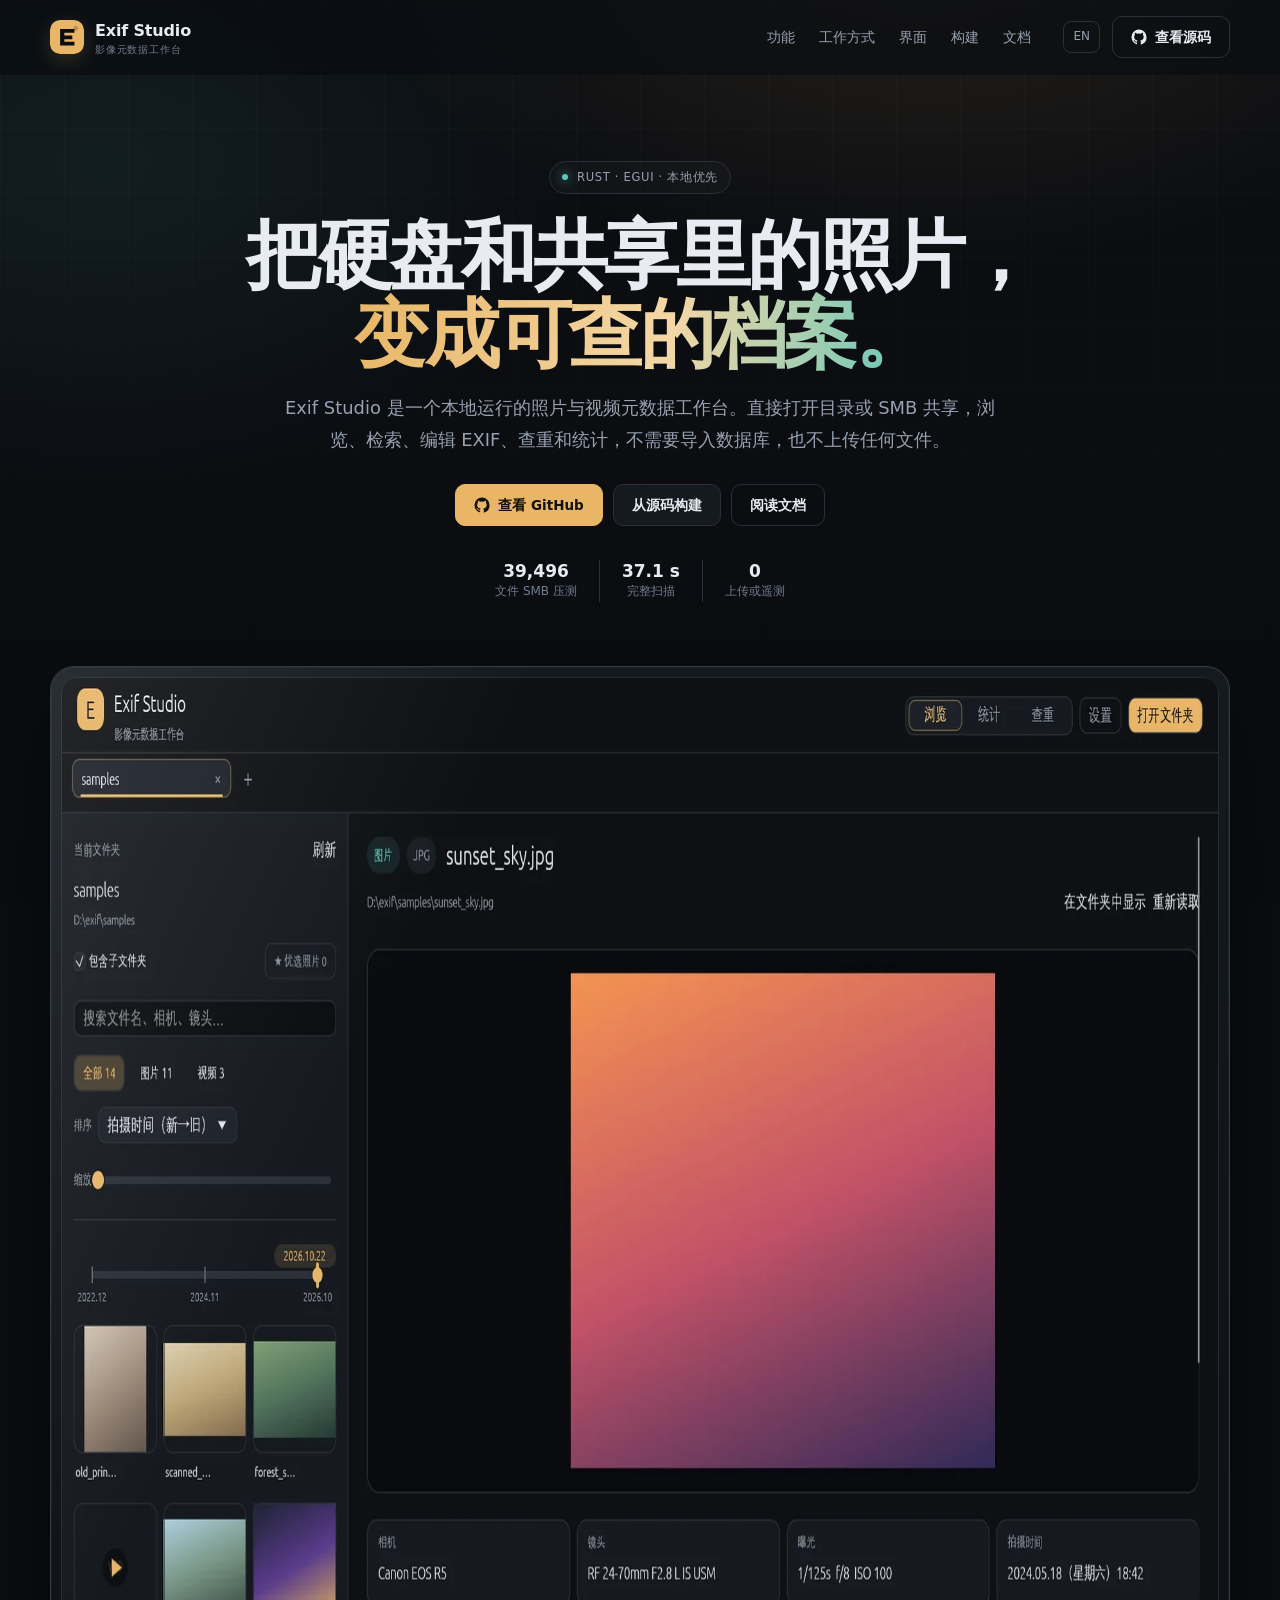
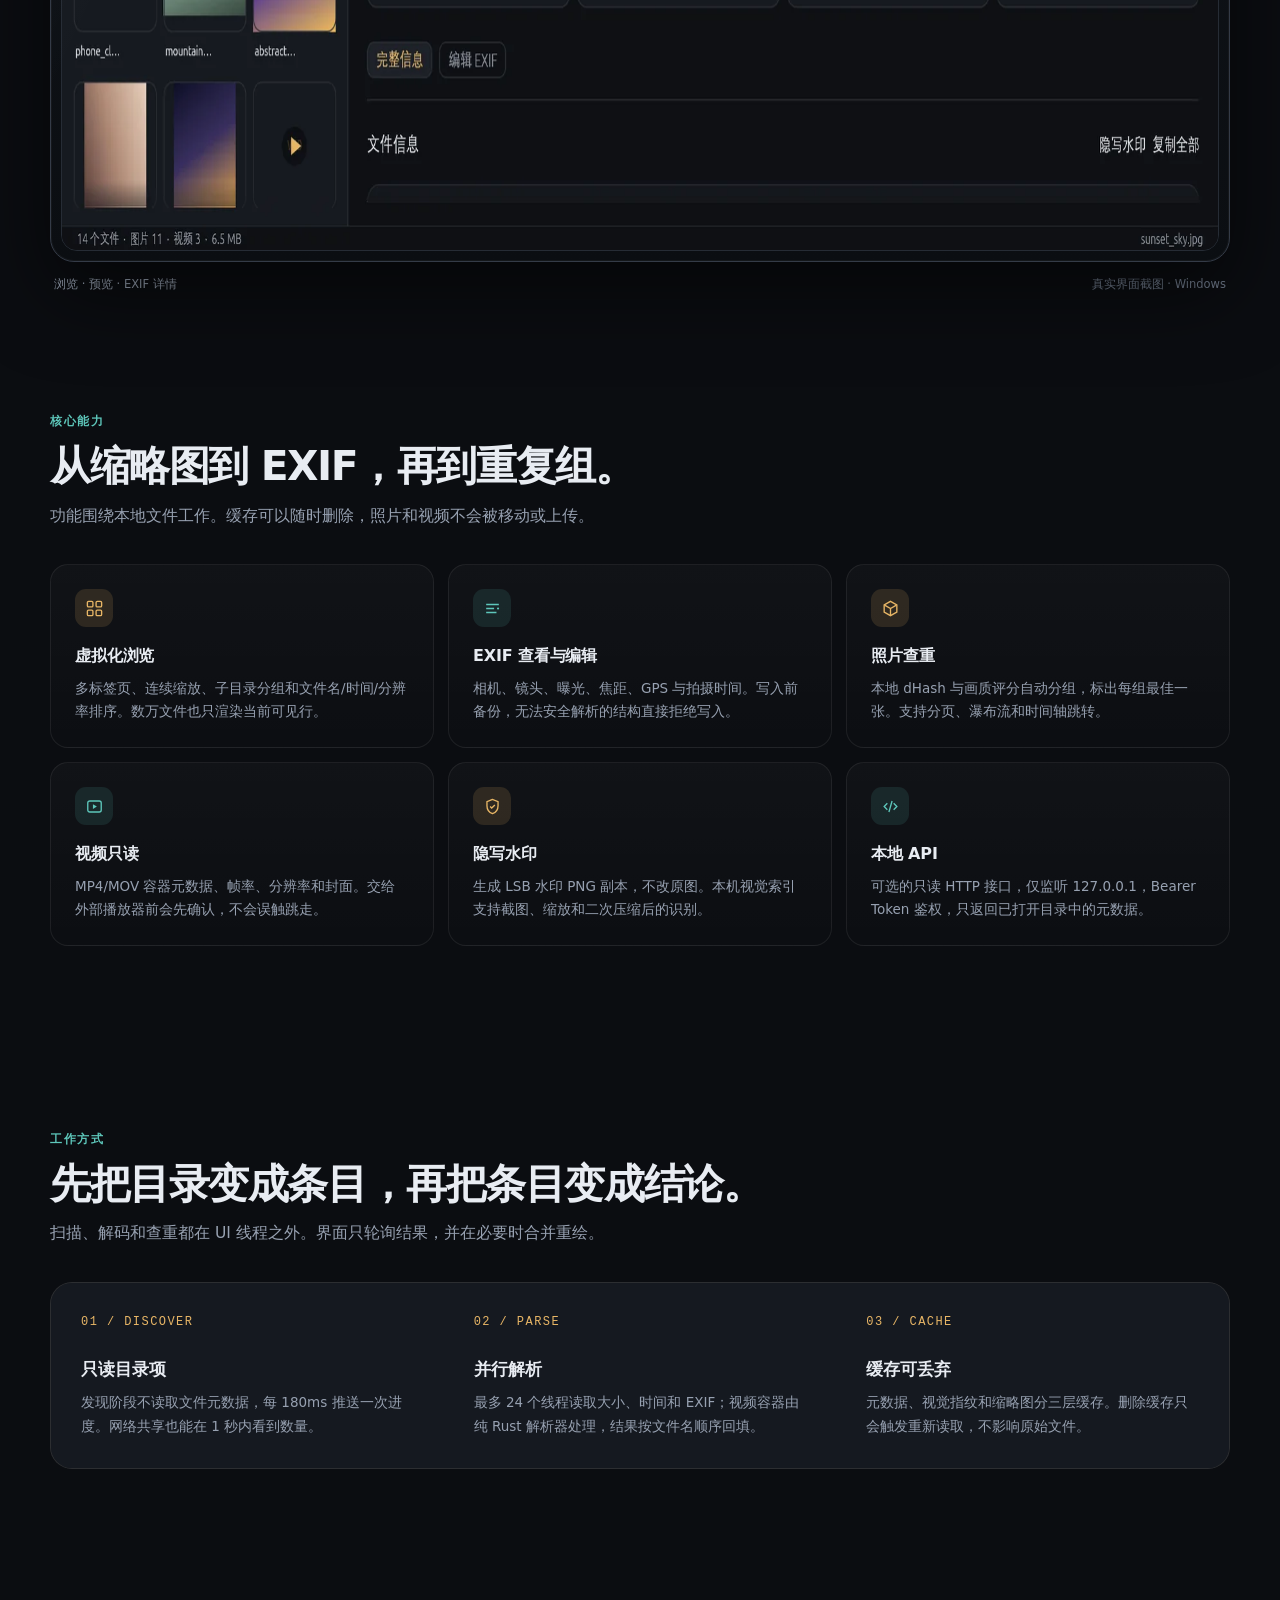
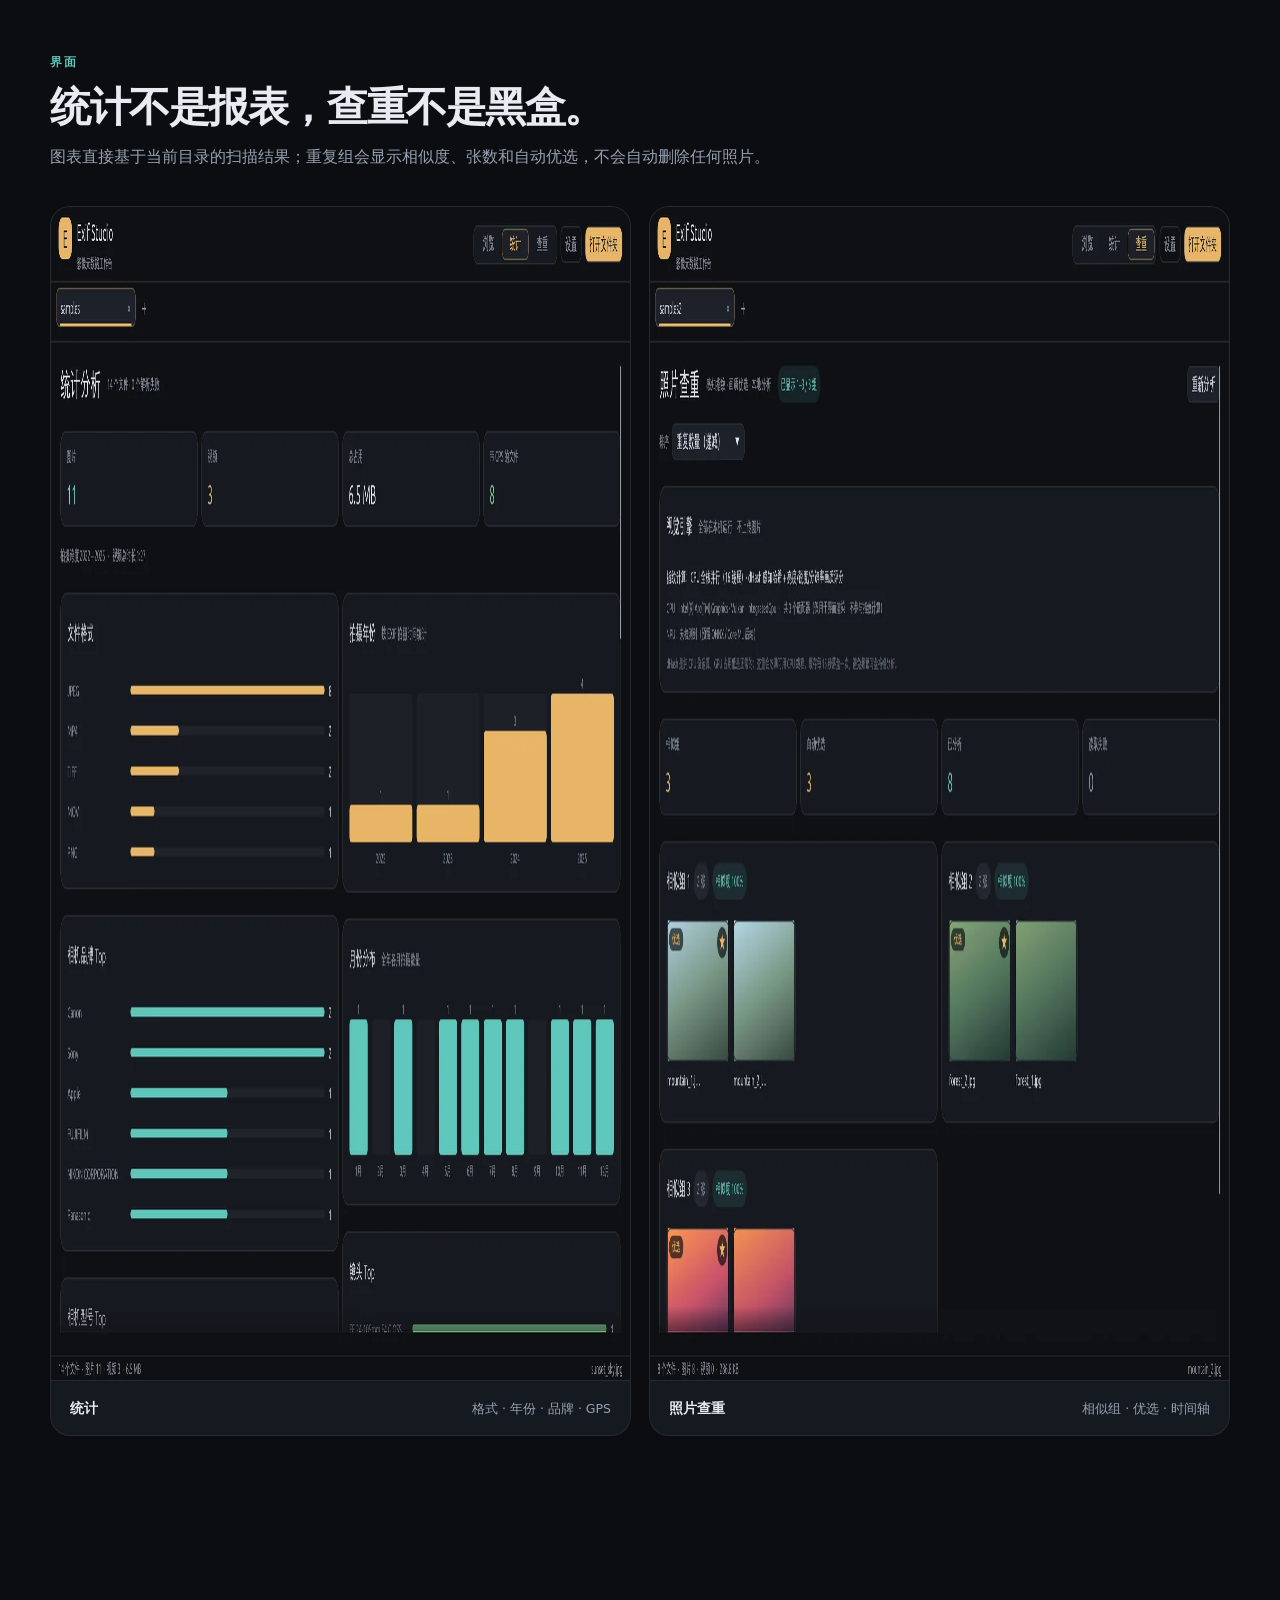
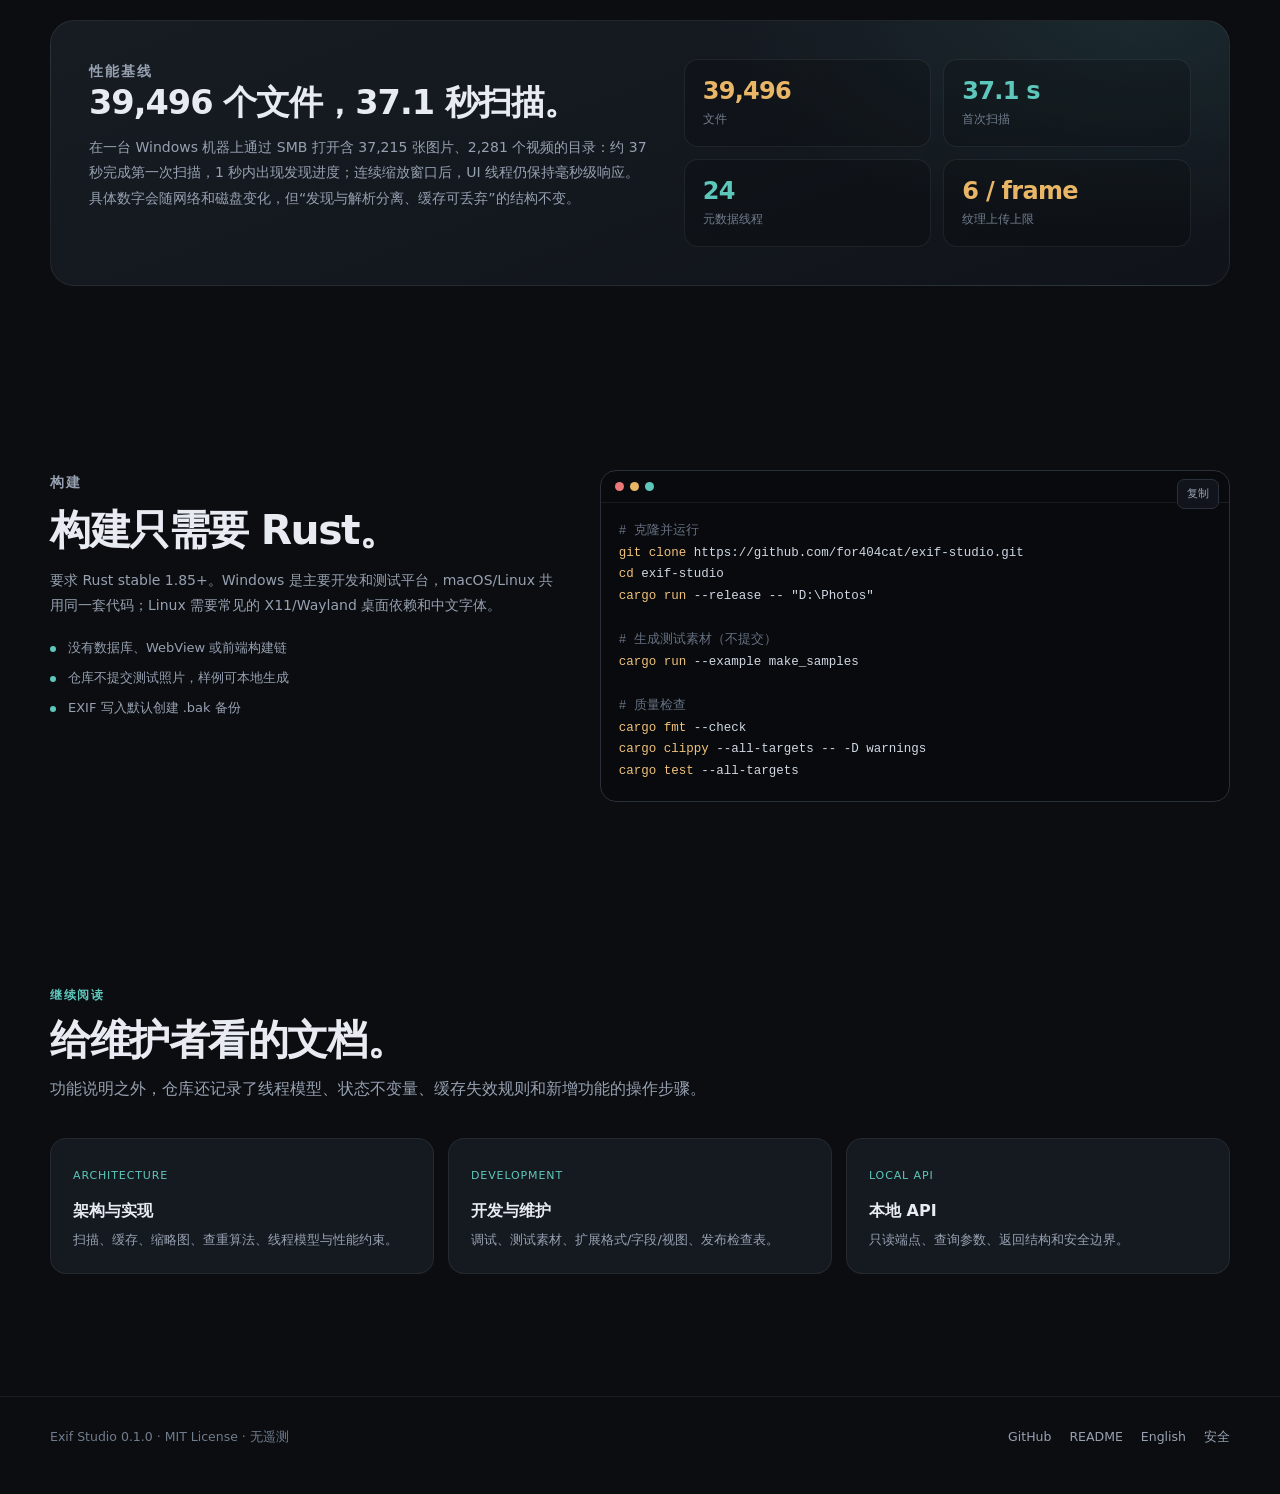
<file: site/index.html>
<!doctype html>
<html lang="zh-CN">
<head>
  <meta charset="utf-8">
  <meta name="viewport" content="width=device-width, initial-scale=1">
  <title>Exif Studio — 本地照片与视频元数据工作台</title>
  <meta name="description" content="Exif Studio 是一个用 Rust 和 egui 编写的本地照片/视频元数据工作台：浏览、检索、编辑 EXIF、查重、统计与水印，不上传文件。">
  <meta name="theme-color" content="#0b0d11">
  <meta property="og:type" content="website">
  <meta property="og:title" content="Exif Studio — 本地照片与视频元数据工作台">
  <meta property="og:description" content="直接打开目录或 SMB 共享，浏览、编辑 EXIF、查重和统计。Rust + egui，无 WebView，无遥测。">
  <meta property="og:url" content="https://for404cat.github.io/exif-studio/">
  <meta property="og:image" content="https://for404cat.github.io/exif-studio/assets/browse.webp">
  <meta property="og:locale" content="zh_CN">
  <link rel="canonical" href="https://for404cat.github.io/exif-studio/">
  <link rel="alternate" hreflang="en" href="https://for404cat.github.io/exif-studio/index.en.html">
  <link rel="icon" href="assets/icon.svg" type="image/svg+xml">
  <link rel="preload" as="image" href="assets/browse.webp" fetchpriority="high">
  <link rel="stylesheet" href="assets/style.css">
  <script>document.documentElement.classList.add("js");</script>
</head>
<body>
  <a class="skip-link" href="#main">跳到主要内容</a>

  <header class="site-header">
    <div class="wrap header-inner">
      <a class="brand" href="index.html" aria-label="Exif Studio 首页">
        <img src="assets/icon.svg" alt="" width="34" height="34">
        <span>Exif Studio<small>影像元数据工作台</small></span>
      </a>
      <nav class="nav" aria-label="主导航">
        <a href="#features">功能</a>
        <a href="#how">工作方式</a>
        <a href="#screens">界面</a>
        <a href="#build">构建</a>
        <a href="#docs">文档</a>
      </nav>
      <div class="header-actions">
        <a class="lang" href="index.en.html" hreflang="en">EN</a>
        <a class="button ghost" href="https://github.com/for404cat/exif-studio" target="_blank" rel="noreferrer">
          <svg viewBox="0 0 24 24" fill="currentColor" aria-hidden="true"><path d="M12 .7A11.3 11.3 0 0 0 .7 12a11.3 11.3 0 0 0 7.7 10.7c.6.1.8-.2.8-.5v-2c-3.1.7-3.8-1.3-3.8-1.3-.5-1.3-1.2-1.6-1.2-1.6-1-.7.1-.7.1-.7 1.1.1 1.7 1.2 1.7 1.2 1 1.7 2.6 1.2 3.2.9.1-.7.4-1.2.7-1.5-2.5-.3-5.1-1.2-5.1-5.5 0-1.2.4-2.2 1.1-3-.1-.3-.5-1.4.1-2.9 0 0 1-.3 3.1 1.2a10.8 10.8 0 0 1 5.6 0c2.2-1.5 3.1-1.2 3.1-1.2.6 1.5.2 2.6.1 2.9.7.8 1.1 1.8 1.1 3 0 4.3-2.6 5.2-5.1 5.5.4.4.8 1.1.8 2.2v3.3c0 .3.2.6.8.5A11.3 11.3 0 0 0 23.3 12 11.3 11.3 0 0 0 12 .7Z"/></svg>
          查看源码
        </a>
      </div>
    </div>
  </header>

  <main id="main">
    <section class="hero">
      <div class="wrap">
        <div class="hero-copy" data-reveal>
          <div class="kicker"><i></i>Rust · egui · 本地优先</div>
          <h1>把硬盘和共享里的照片，<br><span>变成可查的档案。</span></h1>
          <p class="lead">Exif Studio 是一个本地运行的照片与视频元数据工作台。直接打开目录或 SMB 共享，浏览、检索、编辑 EXIF、查重和统计，不需要导入数据库，也不上传任何文件。</p>
          <div class="hero-actions">
            <a class="button primary" href="https://github.com/for404cat/exif-studio" target="_blank" rel="noreferrer">
              <svg viewBox="0 0 24 24" fill="currentColor" aria-hidden="true"><path d="M12 .7A11.3 11.3 0 0 0 .7 12a11.3 11.3 0 0 0 7.7 10.7c.6.1.8-.2.8-.5v-2c-3.1.7-3.8-1.3-3.8-1.3-.5-1.3-1.2-1.6-1.2-1.6-1-.7.1-.7.1-.7 1.1.1 1.7 1.2 1.7 1.2 1 1.7 2.6 1.2 3.2.9.1-.7.4-1.2.7-1.5-2.5-.3-5.1-1.2-5.1-5.5 0-1.2.4-2.2 1.1-3-.1-.3-.5-1.4.1-2.9 0 0 1-.3 3.1 1.2a10.8 10.8 0 0 1 5.6 0c2.2-1.5 3.1-1.2 3.1-1.2.6 1.5.2 2.6.1 2.9.7.8 1.1 1.8 1.1 3 0 4.3-2.6 5.2-5.1 5.5.4.4.8 1.1.8 2.2v3.3c0 .3.2.6.8.5A11.3 11.3 0 0 0 23.3 12 11.3 11.3 0 0 0 12 .7Z"/></svg>
              查看 GitHub
            </a>
            <a class="button" href="#build">从源码构建</a>
            <a class="button ghost" href="#docs">阅读文档</a>
          </div>
          <ul class="facts">
            <li><strong>39,496</strong>文件 SMB 压测</li>
            <li><strong>37.1 s</strong>完整扫描</li>
            <li><strong>0</strong>上传或遥测</li>
          </ul>
        </div>

        <div class="hero-shot" data-reveal style="--d:.08s">
          <div class="app-frame">
            <img src="assets/browse.webp" width="1800" height="1174" alt="Exif Studio 浏览界面：左侧缩略图网格，右侧照片预览和 EXIF 摘要">
          </div>
          <div class="frame-note">
            <span>浏览 · 预览 · EXIF 详情</span>
            <span>真实界面截图 · Windows</span>
          </div>
        </div>
      </div>
    </section>

    <section class="section" id="features">
      <div class="wrap">
        <div class="section-head" data-reveal>
          <p class="eyebrow">核心能力</p>
          <h2>从缩略图到 EXIF，再到重复组。</h2>
          <p class="lead">功能围绕本地文件工作。缓存可以随时删除，照片和视频不会被移动或上传。</p>
        </div>
        <div class="feature-grid">
          <article class="feature" data-reveal style="--d:.02s">
            <div class="icon">
              <svg viewBox="0 0 24 24" fill="none" stroke="currentColor" stroke-width="1.7" aria-hidden="true"><rect x="3" y="3" width="7" height="7" rx="1.5"/><rect x="14" y="3" width="7" height="7" rx="1.5"/><rect x="3" y="14" width="7" height="7" rx="1.5"/><rect x="14" y="14" width="7" height="7" rx="1.5"/></svg>
            </div>
            <h3>虚拟化浏览</h3>
            <p>多标签页、连续缩放、子目录分组和文件名/时间/分辨率排序。数万文件也只渲染当前可见行。</p>
          </article>
          <article class="feature" data-reveal style="--d:.06s">
            <div class="icon teal">
              <svg viewBox="0 0 24 24" fill="none" stroke="currentColor" stroke-width="1.7" aria-hidden="true"><path d="M4 7h16M4 12h10M4 17h13"/><circle cx="19" cy="12" r="1.4" fill="currentColor" stroke="none"/></svg>
            </div>
            <h3>EXIF 查看与编辑</h3>
            <p>相机、镜头、曝光、焦距、GPS 与拍摄时间。写入前备份，无法安全解析的结构直接拒绝写入。</p>
          </article>
          <article class="feature" data-reveal style="--d:.1s">
            <div class="icon">
              <svg viewBox="0 0 24 24" fill="none" stroke="currentColor" stroke-width="1.7" aria-hidden="true"><path d="m12 3 8 4.5v9L12 21l-8-4.5v-9L12 3Z"/><path d="m4.5 7.8 7.5 4.3 7.5-4.3M12 12.1V21"/></svg>
            </div>
            <h3>照片查重</h3>
            <p>本地 dHash 与画质评分自动分组，标出每组最佳一张。支持分页、瀑布流和时间轴跳转。</p>
          </article>
          <article class="feature" data-reveal style="--d:.02s">
            <div class="icon teal">
              <svg viewBox="0 0 24 24" fill="none" stroke="currentColor" stroke-width="1.7" aria-hidden="true"><rect x="3.5" y="5" width="17" height="14" rx="2.5"/><path d="m10 9 5 3-5 3V9Z" fill="currentColor" stroke="none"/></svg>
            </div>
            <h3>视频只读</h3>
            <p>MP4/MOV 容器元数据、帧率、分辨率和封面。交给外部播放器前会先确认，不会误触跳走。</p>
          </article>
          <article class="feature" data-reveal style="--d:.06s">
            <div class="icon">
              <svg viewBox="0 0 24 24" fill="none" stroke="currentColor" stroke-width="1.7" aria-hidden="true"><path d="M12 3 5 6v5c0 4.4 2.9 8.5 7 10 4.1-1.5 7-5.6 7-10V6l-7-3Z"/><path d="m9 12 2 2 4-4"/></svg>
            </div>
            <h3>隐写水印</h3>
            <p>生成 LSB 水印 PNG 副本，不改原图。本机视觉索引支持截图、缩放和二次压缩后的识别。</p>
          </article>
          <article class="feature" data-reveal style="--d:.1s">
            <div class="icon teal">
              <svg viewBox="0 0 24 24" fill="none" stroke="currentColor" stroke-width="1.7" aria-hidden="true"><path d="M8 8 4 12l4 4M16 8l4 4-4 4M14 5l-4 14"/></svg>
            </div>
            <h3>本地 API</h3>
            <p>可选的只读 HTTP 接口，仅监听 127.0.0.1，Bearer Token 鉴权，只返回已打开目录中的元数据。</p>
          </article>
        </div>
      </div>
    </section>

    <section class="section" id="how">
      <div class="wrap">
        <div class="section-head" data-reveal>
          <p class="eyebrow">工作方式</p>
          <h2>先把目录变成条目，再把条目变成结论。</h2>
          <p class="lead">扫描、解码和查重都在 UI 线程之外。界面只轮询结果，并在必要时合并重绘。</p>
        </div>
        <div class="steps" data-reveal>
          <article class="step">
            <span class="step-num">01 / DISCOVER</span>
            <h3>只读目录项</h3>
            <p>发现阶段不读取文件元数据，每 180ms 推送一次进度。网络共享也能在 1 秒内看到数量。</p>
          </article>
          <article class="step">
            <span class="step-num">02 / PARSE</span>
            <h3>并行解析</h3>
            <p>最多 24 个线程读取大小、时间和 EXIF；视频容器由纯 Rust 解析器处理，结果按文件名顺序回填。</p>
          </article>
          <article class="step">
            <span class="step-num">03 / CACHE</span>
            <h3>缓存可丢弃</h3>
            <p>元数据、视觉指纹和缩略图分三层缓存。删除缓存只会触发重新读取，不影响原始文件。</p>
          </article>
        </div>
      </div>
    </section>

    <section class="section" id="screens">
      <div class="wrap">
        <div class="section-head" data-reveal>
          <p class="eyebrow">界面</p>
          <h2>统计不是报表，查重不是黑盒。</h2>
          <p class="lead">图表直接基于当前目录的扫描结果；重复组会显示相似度、张数和自动优选，不会自动删除任何照片。</p>
        </div>
        <div class="gallery">
          <figure data-reveal style="--d:.02s">
            <a href="assets/stats.webp" aria-label="查看统计界面大图">
              <img src="assets/stats.webp" width="1800" height="1174" loading="lazy" alt="Exif Studio 统计界面：格式、年份、品牌和月份分布">
            </a>
            <figcaption><strong>统计</strong><span>格式 · 年份 · 品牌 · GPS</span></figcaption>
          </figure>
          <figure data-reveal style="--d:.08s">
            <a href="assets/duplicates.webp" aria-label="查看查重界面大图">
              <img src="assets/duplicates.webp" width="1800" height="1174" loading="lazy" alt="Exif Studio 查重界面：相似组、自动优选和时间轴">
            </a>
            <figcaption><strong>照片查重</strong><span>相似组 · 优选 · 时间轴</span></figcaption>
          </figure>
        </div>
      </div>
    </section>

    <section class="section" id="performance">
      <div class="wrap">
        <div class="perf-panel" data-reveal>
          <div>
            <p class="eyebrow">性能基线</p>
            <h2>39,496 个文件，37.1 秒扫描。</h2>
            <p>在一台 Windows 机器上通过 SMB 打开含 37,215 张图片、2,281 个视频的目录：约 37 秒完成第一次扫描，1 秒内出现发现进度；连续缩放窗口后，UI 线程仍保持毫秒级响应。具体数字会随网络和磁盘变化，但“发现与解析分离、缓存可丢弃”的结构不变。</p>
          </div>
          <div class="metrics">
            <div class="metric"><strong>39,496</strong><span>文件</span></div>
            <div class="metric teal"><strong>37.1 s</strong><span>首次扫描</span></div>
            <div class="metric teal"><strong>24</strong><span>元数据线程</span></div>
            <div class="metric"><strong>6 / frame</strong><span>纹理上传上限</span></div>
          </div>
        </div>
      </div>
    </section>

    <section class="section" id="build">
      <div class="wrap build-grid">
        <div data-reveal>
          <p class="eyebrow">构建</p>
          <h2>构建只需要 Rust。</h2>
          <p>要求 Rust stable 1.85+。Windows 是主要开发和测试平台，macOS/Linux 共用同一套代码；Linux 需要常见的 X11/Wayland 桌面依赖和中文字体。</p>
          <ul>
            <li>没有数据库、WebView 或前端构建链</li>
            <li>仓库不提交测试照片，样例可本地生成</li>
            <li>EXIF 写入默认创建 .bak 备份</li>
          </ul>
        </div>
        <div class="code" data-reveal style="--d:.08s">
          <div class="code-head"><i></i><i></i><i></i><button class="copy" type="button" data-copy="#build-code" data-copied="已复制" data-failed="复制失败">复制</button></div>
          <pre id="build-code"><span class="comment"># 克隆并运行</span>
<span class="command">git clone</span> https://github.com/for404cat/exif-studio.git
<span class="command">cd</span> exif-studio
<span class="command">cargo run</span> --release -- "D:\Photos"

<span class="comment"># 生成测试素材（不提交）</span>
<span class="command">cargo run</span> --example make_samples

<span class="comment"># 质量检查</span>
<span class="command">cargo fmt</span> --check
<span class="command">cargo clippy</span> --all-targets -- -D warnings
<span class="command">cargo test</span> --all-targets</pre>
        </div>
      </div>
    </section>

    <section class="section" id="docs">
      <div class="wrap">
        <div class="section-head" data-reveal>
          <p class="eyebrow">继续阅读</p>
          <h2>给维护者看的文档。</h2>
          <p class="lead">功能说明之外，仓库还记录了线程模型、状态不变量、缓存失效规则和新增功能的操作步骤。</p>
        </div>
        <div class="doc-grid">
          <a class="doc-card" href="https://github.com/for404cat/exif-studio/blob/main/docs/ARCHITECTURE.md" target="_blank" rel="noreferrer" data-reveal style="--d:.02s">
            <span>Architecture</span>
            <h3>架构与实现</h3>
            <p>扫描、缓存、缩略图、查重算法、线程模型与性能约束。</p>
          </a>
          <a class="doc-card" href="https://github.com/for404cat/exif-studio/blob/main/docs/DEVELOPMENT.md" target="_blank" rel="noreferrer" data-reveal style="--d:.06s">
            <span>Development</span>
            <h3>开发与维护</h3>
            <p>调试、测试素材、扩展格式/字段/视图、发布检查表。</p>
          </a>
          <a class="doc-card" href="https://github.com/for404cat/exif-studio/blob/main/docs/API.md" target="_blank" rel="noreferrer" data-reveal style="--d:.1s">
            <span>Local API</span>
            <h3>本地 API</h3>
            <p>只读端点、查询参数、返回结构和安全边界。</p>
          </a>
        </div>
      </div>
    </section>
  </main>

  <footer class="site-footer">
    <div class="wrap footer-inner">
      <span>Exif Studio 0.1.0 · MIT License · 无遥测</span>
      <div class="footer-links">
        <a href="https://github.com/for404cat/exif-studio" target="_blank" rel="noreferrer">GitHub</a>
        <a href="https://github.com/for404cat/exif-studio/blob/main/README.md" target="_blank" rel="noreferrer">README</a>
        <a href="index.en.html" hreflang="en">English</a>
        <a href="https://github.com/for404cat/exif-studio/blob/main/SECURITY.md" target="_blank" rel="noreferrer">安全</a>
      </div>
    </div>
  </footer>

  <script src="assets/app.js"></script>
</body>
</html>
</file>
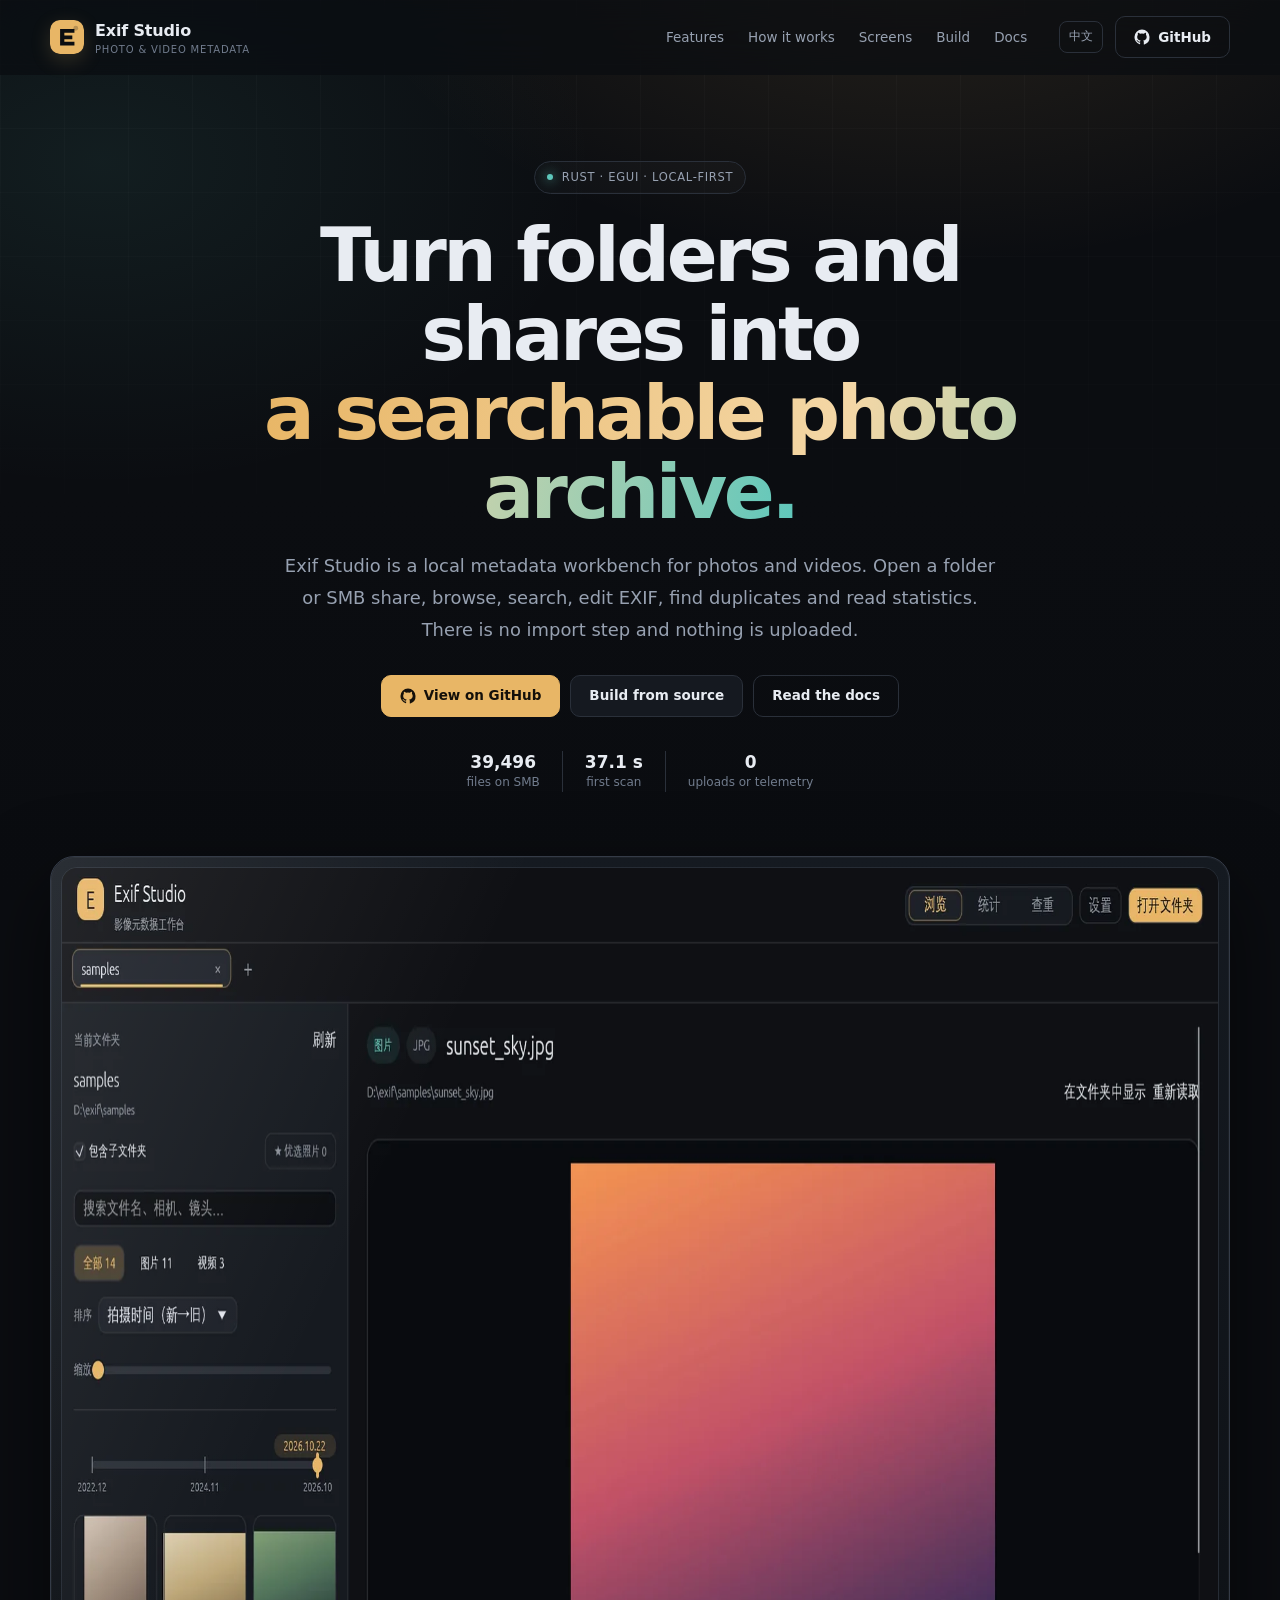
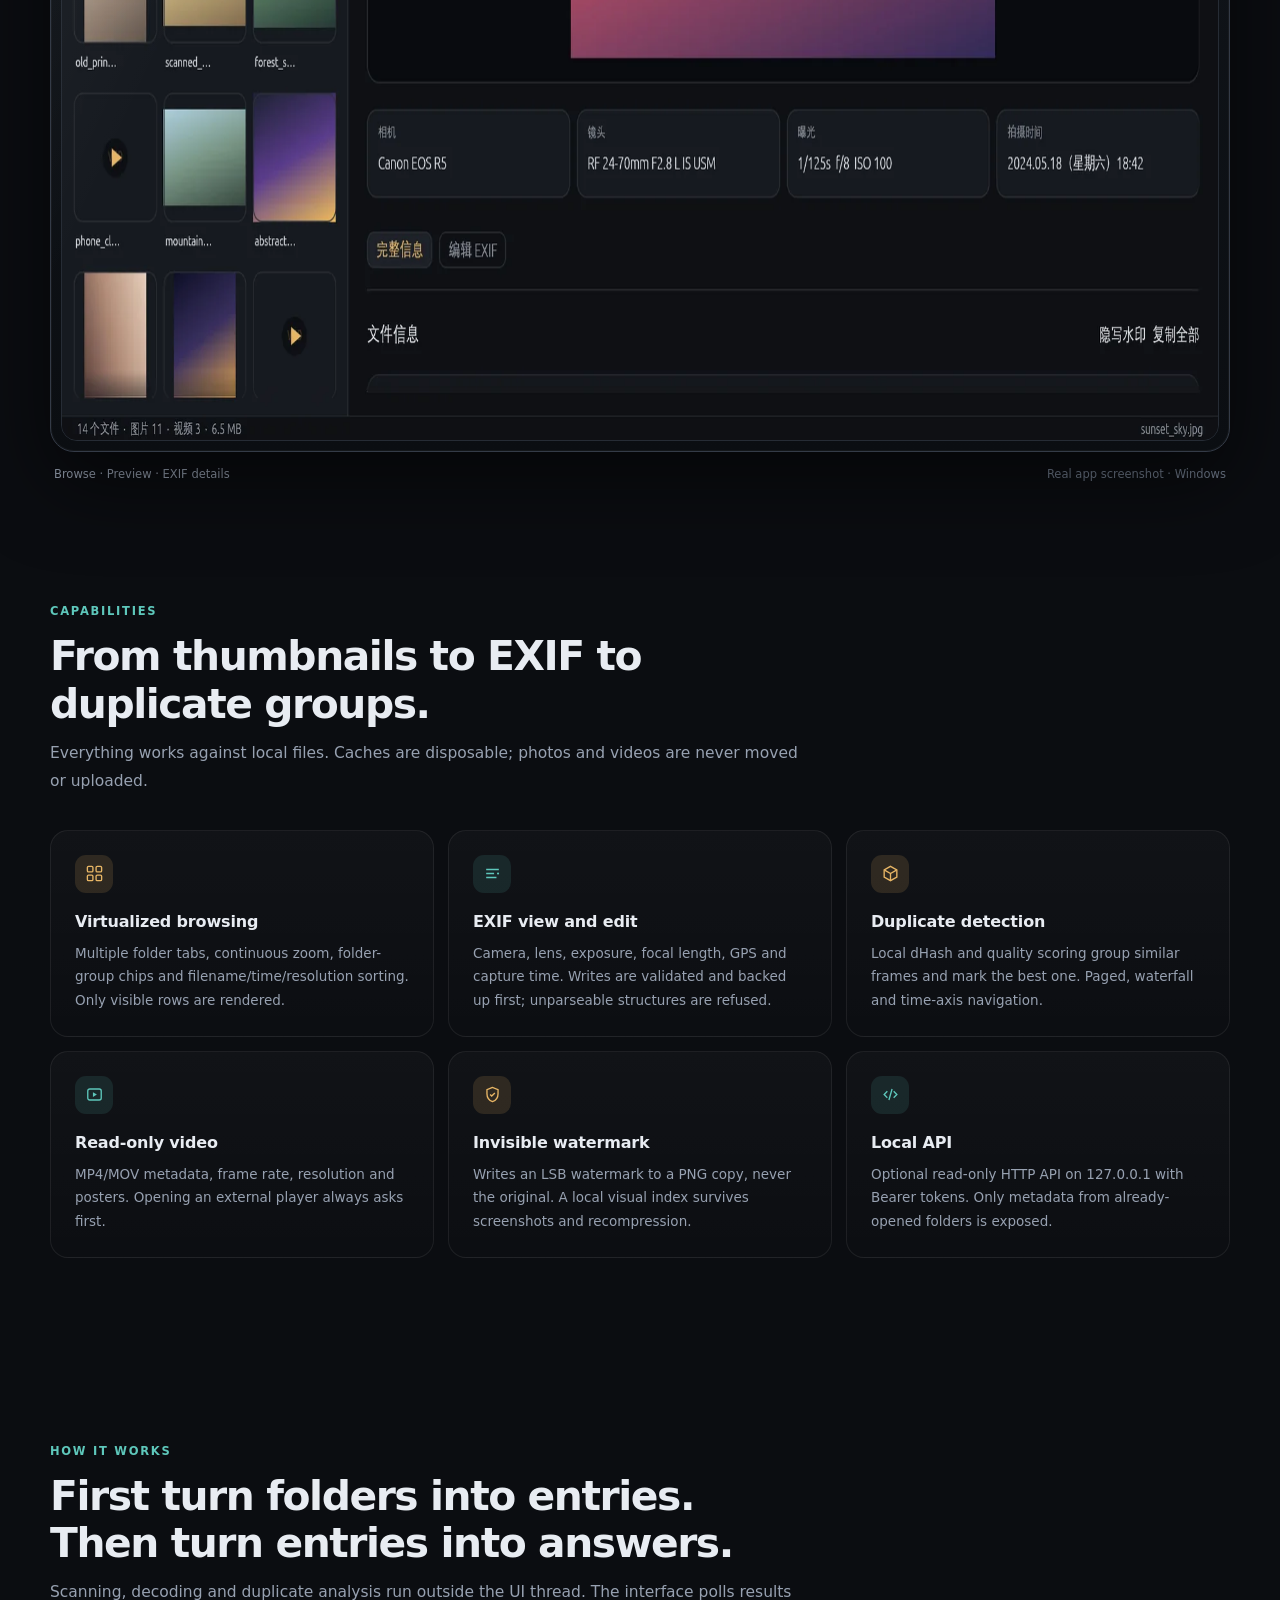
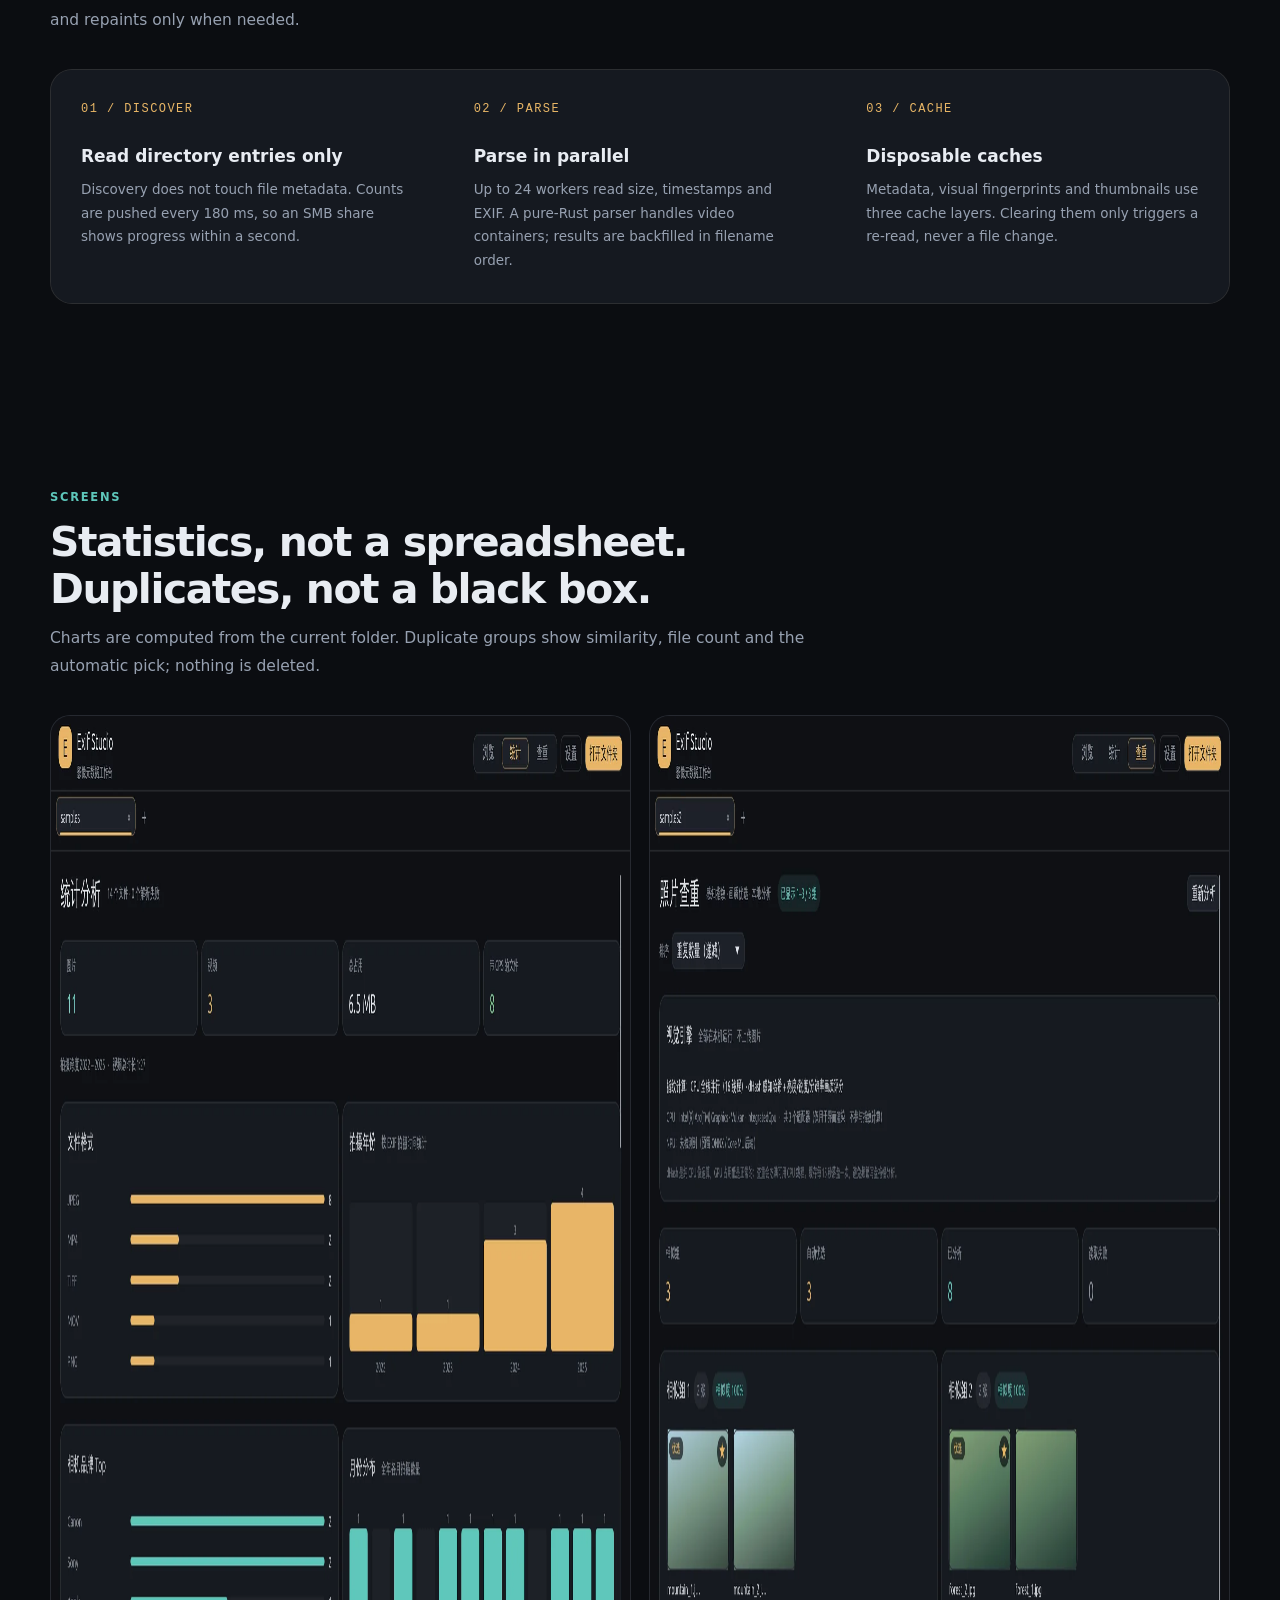
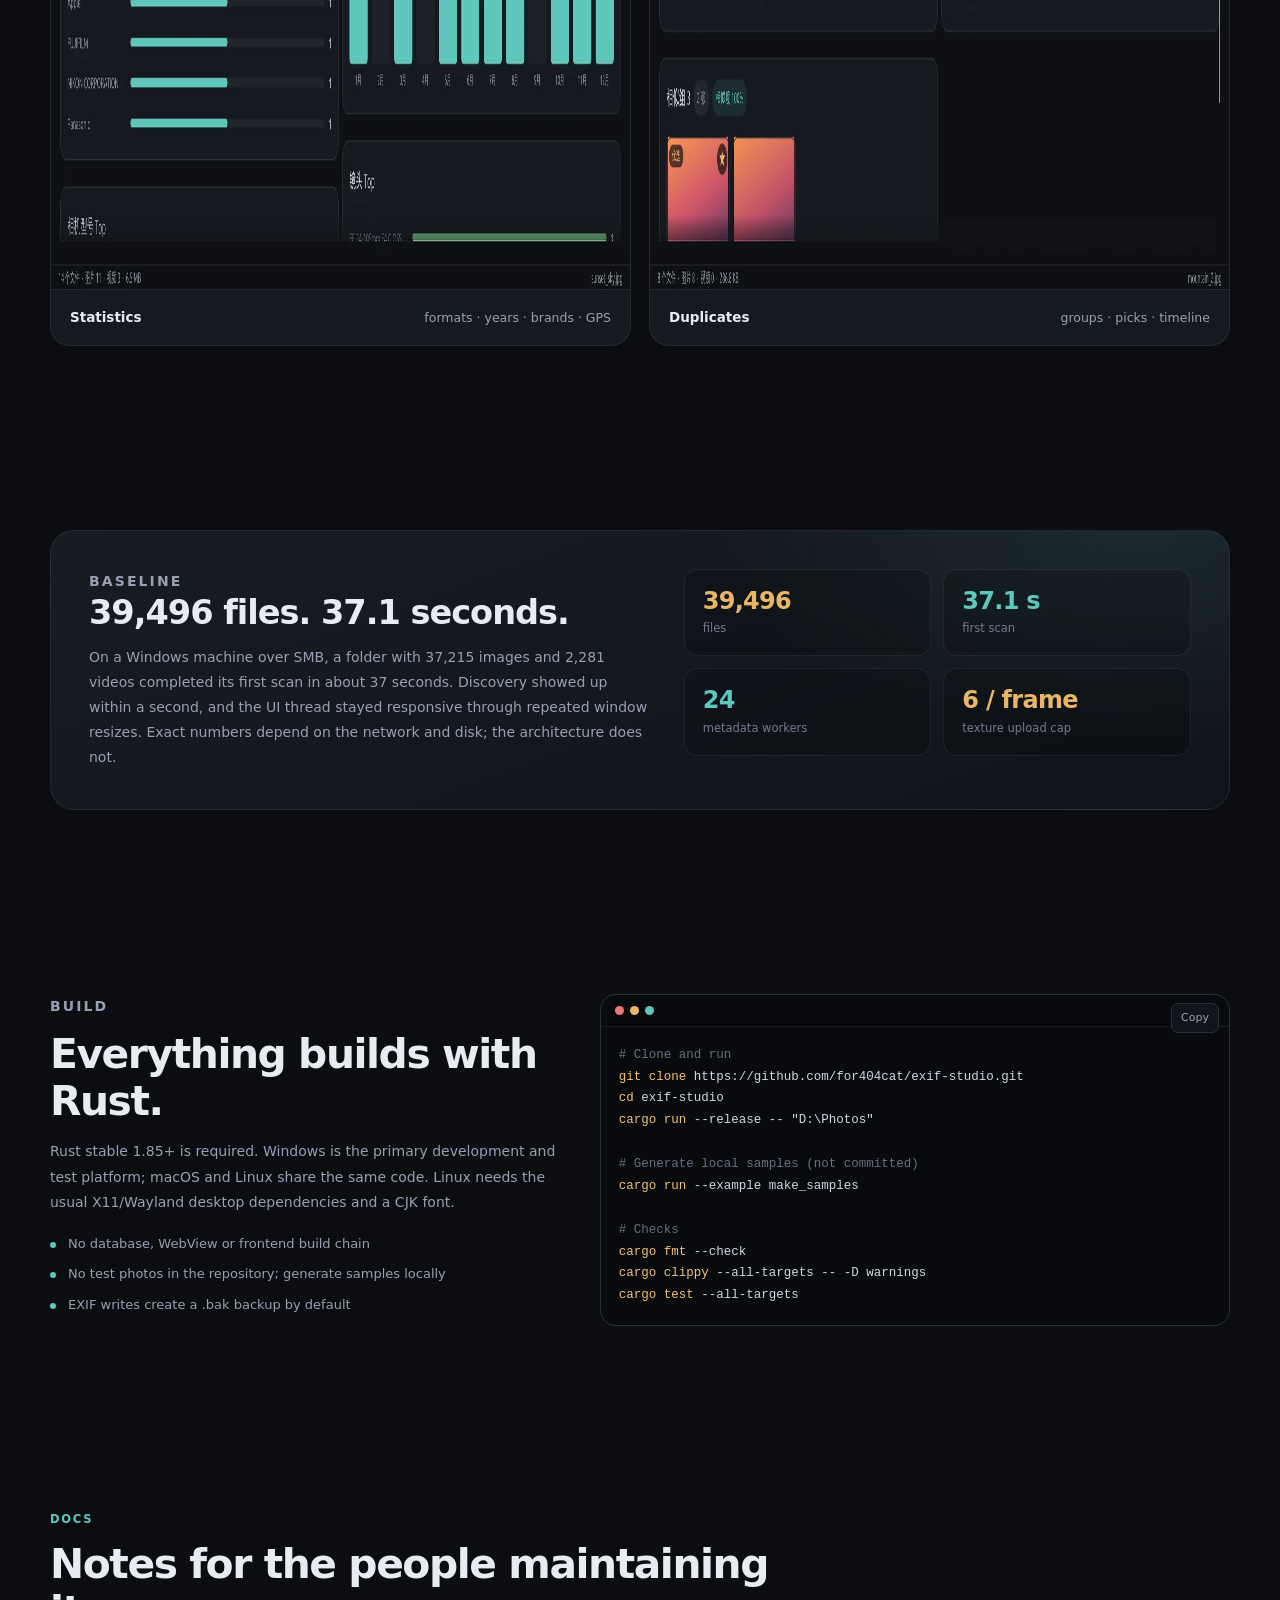
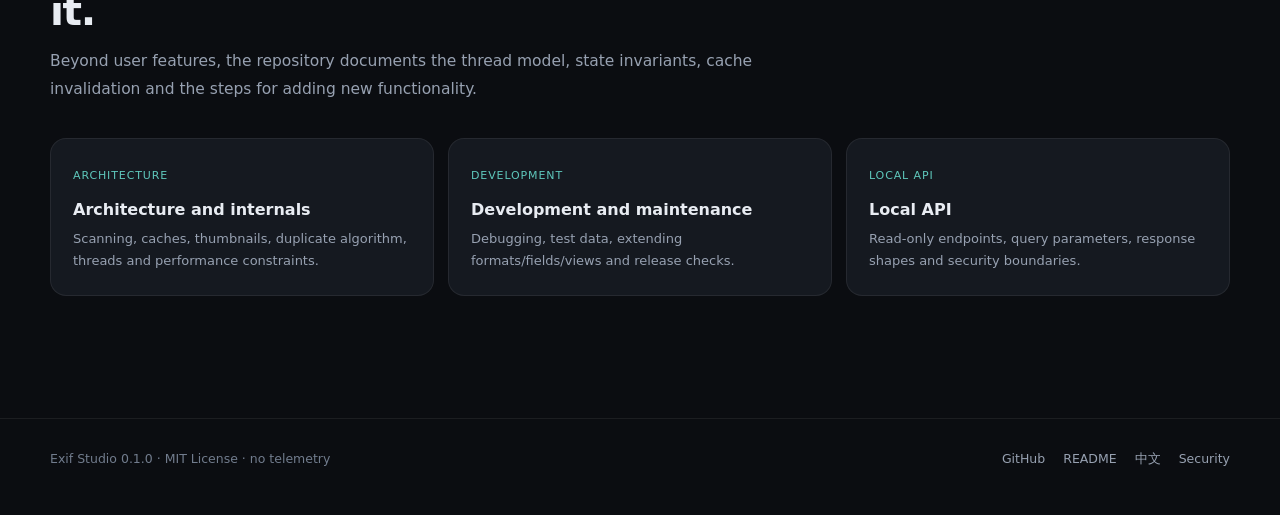
<file: site/index.en.html>
<!doctype html>
<html lang="en">
<head>
  <meta charset="utf-8">
  <meta name="viewport" content="width=device-width, initial-scale=1">
  <title>Exif Studio — Local-first photo and video metadata workbench</title>
  <meta name="description" content="Exif Studio is a local-first EXIF and video metadata workbench built with Rust and egui. Browse, search, edit EXIF, find duplicates and read statistics without uploading files.">
  <meta name="theme-color" content="#0b0d11">
  <meta property="og:type" content="website">
  <meta property="og:title" content="Exif Studio — Local-first photo and video metadata workbench">
  <meta property="og:description" content="Open a folder or SMB share, browse, edit EXIF, find duplicates and read statistics. Rust + egui, no WebView, no telemetry.">
  <meta property="og:url" content="https://for404cat.github.io/exif-studio/index.en.html">
  <meta property="og:image" content="https://for404cat.github.io/exif-studio/assets/browse.webp">
  <meta property="og:locale" content="en_US">
  <link rel="canonical" href="https://for404cat.github.io/exif-studio/index.en.html">
  <link rel="alternate" hreflang="zh-CN" href="https://for404cat.github.io/exif-studio/">
  <link rel="icon" href="assets/icon.svg" type="image/svg+xml">
  <link rel="preload" as="image" href="assets/browse.webp" fetchpriority="high">
  <link rel="stylesheet" href="assets/style.css">
  <script>document.documentElement.classList.add("js");</script>
</head>
<body>
  <a class="skip-link" href="#main">Skip to content</a>

  <header class="site-header">
    <div class="wrap header-inner">
      <a class="brand" href="index.en.html" aria-label="Exif Studio home">
        <img src="assets/icon.svg" alt="" width="34" height="34">
        <span>Exif Studio<small>PHOTO &amp; VIDEO METADATA</small></span>
      </a>
      <nav class="nav" aria-label="Main navigation">
        <a href="#features">Features</a>
        <a href="#how">How it works</a>
        <a href="#screens">Screens</a>
        <a href="#build">Build</a>
        <a href="#docs">Docs</a>
      </nav>
      <div class="header-actions">
        <a class="lang" href="index.html" hreflang="zh-CN">中文</a>
        <a class="button ghost" href="https://github.com/for404cat/exif-studio" target="_blank" rel="noreferrer">
          <svg viewBox="0 0 24 24" fill="currentColor" aria-hidden="true"><path d="M12 .7A11.3 11.3 0 0 0 .7 12a11.3 11.3 0 0 0 7.7 10.7c.6.1.8-.2.8-.5v-2c-3.1.7-3.8-1.3-3.8-1.3-.5-1.3-1.2-1.6-1.2-1.6-1-.7.1-.7.1-.7 1.1.1 1.7 1.2 1.7 1.2 1 1.7 2.6 1.2 3.2.9.1-.7.4-1.2.7-1.5-2.5-.3-5.1-1.2-5.1-5.5 0-1.2.4-2.2 1.1-3-.1-.3-.5-1.4.1-2.9 0 0 1-.3 3.1 1.2a10.8 10.8 0 0 1 5.6 0c2.2-1.5 3.1-1.2 3.1-1.2.6 1.5.2 2.6.1 2.9.7.8 1.1 1.8 1.1 3 0 4.3-2.6 5.2-5.1 5.5.4.4.8 1.1.8 2.2v3.3c0 .3.2.6.8.5A11.3 11.3 0 0 0 23.3 12 11.3 11.3 0 0 0 12 .7Z"/></svg>
          GitHub
        </a>
      </div>
    </div>
  </header>

  <main id="main">
    <section class="hero">
      <div class="wrap">
        <div class="hero-copy" data-reveal>
          <div class="kicker"><i></i>Rust · egui · local-first</div>
          <h1>Turn folders and shares into <br><span>a searchable photo archive.</span></h1>
          <p class="lead">Exif Studio is a local metadata workbench for photos and videos. Open a folder or SMB share, browse, search, edit EXIF, find duplicates and read statistics. There is no import step and nothing is uploaded.</p>
          <div class="hero-actions">
            <a class="button primary" href="https://github.com/for404cat/exif-studio" target="_blank" rel="noreferrer">
              <svg viewBox="0 0 24 24" fill="currentColor" aria-hidden="true"><path d="M12 .7A11.3 11.3 0 0 0 .7 12a11.3 11.3 0 0 0 7.7 10.7c.6.1.8-.2.8-.5v-2c-3.1.7-3.8-1.3-3.8-1.3-.5-1.3-1.2-1.6-1.2-1.6-1-.7.1-.7.1-.7 1.1.1 1.7 1.2 1.7 1.2 1 1.7 2.6 1.2 3.2.9.1-.7.4-1.2.7-1.5-2.5-.3-5.1-1.2-5.1-5.5 0-1.2.4-2.2 1.1-3-.1-.3-.5-1.4.1-2.9 0 0 1-.3 3.1 1.2a10.8 10.8 0 0 1 5.6 0c2.2-1.5 3.1-1.2 3.1-1.2.6 1.5.2 2.6.1 2.9.7.8 1.1 1.8 1.1 3 0 4.3-2.6 5.2-5.1 5.5.4.4.8 1.1.8 2.2v3.3c0 .3.2.6.8.5A11.3 11.3 0 0 0 23.3 12 11.3 11.3 0 0 0 12 .7Z"/></svg>
              View on GitHub
            </a>
            <a class="button" href="#build">Build from source</a>
            <a class="button ghost" href="#docs">Read the docs</a>
          </div>
          <ul class="facts">
            <li><strong>39,496</strong>files on SMB</li>
            <li><strong>37.1 s</strong>first scan</li>
            <li><strong>0</strong>uploads or telemetry</li>
          </ul>
        </div>

        <div class="hero-shot" data-reveal style="--d:.08s">
          <div class="app-frame">
            <img src="assets/browse.webp" width="1800" height="1174" alt="Exif Studio browse view with a thumbnail grid, photo preview and EXIF summary">
          </div>
          <div class="frame-note">
            <span>Browse · Preview · EXIF details</span>
            <span>Real app screenshot · Windows</span>
          </div>
        </div>
      </div>
    </section>

    <section class="section" id="features">
      <div class="wrap">
        <div class="section-head" data-reveal>
          <p class="eyebrow">Capabilities</p>
          <h2>From thumbnails to EXIF to duplicate groups.</h2>
          <p class="lead">Everything works against local files. Caches are disposable; photos and videos are never moved or uploaded.</p>
        </div>
        <div class="feature-grid">
          <article class="feature" data-reveal style="--d:.02s">
            <div class="icon">
              <svg viewBox="0 0 24 24" fill="none" stroke="currentColor" stroke-width="1.7" aria-hidden="true"><rect x="3" y="3" width="7" height="7" rx="1.5"/><rect x="14" y="3" width="7" height="7" rx="1.5"/><rect x="3" y="14" width="7" height="7" rx="1.5"/><rect x="14" y="14" width="7" height="7" rx="1.5"/></svg>
            </div>
            <h3>Virtualized browsing</h3>
            <p>Multiple folder tabs, continuous zoom, folder-group chips and filename/time/resolution sorting. Only visible rows are rendered.</p>
          </article>
          <article class="feature" data-reveal style="--d:.06s">
            <div class="icon teal">
              <svg viewBox="0 0 24 24" fill="none" stroke="currentColor" stroke-width="1.7" aria-hidden="true"><path d="M4 7h16M4 12h10M4 17h13"/><circle cx="19" cy="12" r="1.4" fill="currentColor" stroke="none"/></svg>
            </div>
            <h3>EXIF view and edit</h3>
            <p>Camera, lens, exposure, focal length, GPS and capture time. Writes are validated and backed up first; unparseable structures are refused.</p>
          </article>
          <article class="feature" data-reveal style="--d:.1s">
            <div class="icon">
              <svg viewBox="0 0 24 24" fill="none" stroke="currentColor" stroke-width="1.7" aria-hidden="true"><path d="m12 3 8 4.5v9L12 21l-8-4.5v-9L12 3Z"/><path d="m4.5 7.8 7.5 4.3 7.5-4.3M12 12.1V21"/></svg>
            </div>
            <h3>Duplicate detection</h3>
            <p>Local dHash and quality scoring group similar frames and mark the best one. Paged, waterfall and time-axis navigation.</p>
          </article>
          <article class="feature" data-reveal style="--d:.02s">
            <div class="icon teal">
              <svg viewBox="0 0 24 24" fill="none" stroke="currentColor" stroke-width="1.7" aria-hidden="true"><rect x="3.5" y="5" width="17" height="14" rx="2.5"/><path d="m10 9 5 3-5 3V9Z" fill="currentColor" stroke="none"/></svg>
            </div>
            <h3>Read-only video</h3>
            <p>MP4/MOV metadata, frame rate, resolution and posters. Opening an external player always asks first.</p>
          </article>
          <article class="feature" data-reveal style="--d:.06s">
            <div class="icon">
              <svg viewBox="0 0 24 24" fill="none" stroke="currentColor" stroke-width="1.7" aria-hidden="true"><path d="M12 3 5 6v5c0 4.4 2.9 8.5 7 10 4.1-1.5 7-5.6 7-10V6l-7-3Z"/><path d="m9 12 2 2 4-4"/></svg>
            </div>
            <h3>Invisible watermark</h3>
            <p>Writes an LSB watermark to a PNG copy, never the original. A local visual index survives screenshots and recompression.</p>
          </article>
          <article class="feature" data-reveal style="--d:.1s">
            <div class="icon teal">
              <svg viewBox="0 0 24 24" fill="none" stroke="currentColor" stroke-width="1.7" aria-hidden="true"><path d="M8 8 4 12l4 4M16 8l4 4-4 4M14 5l-4 14"/></svg>
            </div>
            <h3>Local API</h3>
            <p>Optional read-only HTTP API on 127.0.0.1 with Bearer tokens. Only metadata from already-opened folders is exposed.</p>
          </article>
        </div>
      </div>
    </section>

    <section class="section" id="how">
      <div class="wrap">
        <div class="section-head" data-reveal>
          <p class="eyebrow">How it works</p>
          <h2>First turn folders into entries. Then turn entries into answers.</h2>
          <p class="lead">Scanning, decoding and duplicate analysis run outside the UI thread. The interface polls results and repaints only when needed.</p>
        </div>
        <div class="steps" data-reveal>
          <article class="step">
            <span class="step-num">01 / DISCOVER</span>
            <h3>Read directory entries only</h3>
            <p>Discovery does not touch file metadata. Counts are pushed every 180 ms, so an SMB share shows progress within a second.</p>
          </article>
          <article class="step">
            <span class="step-num">02 / PARSE</span>
            <h3>Parse in parallel</h3>
            <p>Up to 24 workers read size, timestamps and EXIF. A pure-Rust parser handles video containers; results are backfilled in filename order.</p>
          </article>
          <article class="step">
            <span class="step-num">03 / CACHE</span>
            <h3>Disposable caches</h3>
            <p>Metadata, visual fingerprints and thumbnails use three cache layers. Clearing them only triggers a re-read, never a file change.</p>
          </article>
        </div>
      </div>
    </section>

    <section class="section" id="screens">
      <div class="wrap">
        <div class="section-head" data-reveal>
          <p class="eyebrow">Screens</p>
          <h2>Statistics, not a spreadsheet. Duplicates, not a black box.</h2>
          <p class="lead">Charts are computed from the current folder. Duplicate groups show similarity, file count and the automatic pick; nothing is deleted.</p>
        </div>
        <div class="gallery">
          <figure data-reveal style="--d:.02s">
            <a href="assets/stats.webp" aria-label="Open the statistics screenshot">
              <img src="assets/stats.webp" width="1800" height="1174" loading="lazy" alt="Exif Studio statistics view with format, year, brand and month distributions">
            </a>
            <figcaption><strong>Statistics</strong><span>formats · years · brands · GPS</span></figcaption>
          </figure>
          <figure data-reveal style="--d:.08s">
            <a href="assets/duplicates.webp" aria-label="Open the duplicate detection screenshot">
              <img src="assets/duplicates.webp" width="1800" height="1174" loading="lazy" alt="Exif Studio duplicate view with similar groups, automatic picks and a time axis">
            </a>
            <figcaption><strong>Duplicates</strong><span>groups · picks · timeline</span></figcaption>
          </figure>
        </div>
      </div>
    </section>

    <section class="section" id="performance">
      <div class="wrap">
        <div class="perf-panel" data-reveal>
          <div>
            <p class="eyebrow">Baseline</p>
            <h2>39,496 files. 37.1 seconds.</h2>
            <p>On a Windows machine over SMB, a folder with 37,215 images and 2,281 videos completed its first scan in about 37 seconds. Discovery showed up within a second, and the UI thread stayed responsive through repeated window resizes. Exact numbers depend on the network and disk; the architecture does not.</p>
          </div>
          <div class="metrics">
            <div class="metric"><strong>39,496</strong><span>files</span></div>
            <div class="metric teal"><strong>37.1 s</strong><span>first scan</span></div>
            <div class="metric teal"><strong>24</strong><span>metadata workers</span></div>
            <div class="metric"><strong>6 / frame</strong><span>texture upload cap</span></div>
          </div>
        </div>
      </div>
    </section>

    <section class="section" id="build">
      <div class="wrap build-grid">
        <div data-reveal>
          <p class="eyebrow">Build</p>
          <h2>Everything builds with Rust.</h2>
          <p>Rust stable 1.85+ is required. Windows is the primary development and test platform; macOS and Linux share the same code. Linux needs the usual X11/Wayland desktop dependencies and a CJK font.</p>
          <ul>
            <li>No database, WebView or frontend build chain</li>
            <li>No test photos in the repository; generate samples locally</li>
            <li>EXIF writes create a .bak backup by default</li>
          </ul>
        </div>
        <div class="code" data-reveal style="--d:.08s">
          <div class="code-head"><i></i><i></i><i></i><button class="copy" type="button" data-copy="#build-code" data-copied="Copied" data-failed="Copy failed">Copy</button></div>
          <pre id="build-code"><span class="comment"># Clone and run</span>
<span class="command">git clone</span> https://github.com/for404cat/exif-studio.git
<span class="command">cd</span> exif-studio
<span class="command">cargo run</span> --release -- "D:\Photos"

<span class="comment"># Generate local samples (not committed)</span>
<span class="command">cargo run</span> --example make_samples

<span class="comment"># Checks</span>
<span class="command">cargo fmt</span> --check
<span class="command">cargo clippy</span> --all-targets -- -D warnings
<span class="command">cargo test</span> --all-targets</pre>
        </div>
      </div>
    </section>

    <section class="section" id="docs">
      <div class="wrap">
        <div class="section-head" data-reveal>
          <p class="eyebrow">Docs</p>
          <h2>Notes for the people maintaining it.</h2>
          <p class="lead">Beyond user features, the repository documents the thread model, state invariants, cache invalidation and the steps for adding new functionality.</p>
        </div>
        <div class="doc-grid">
          <a class="doc-card" href="https://github.com/for404cat/exif-studio/blob/main/docs/ARCHITECTURE.en.md" target="_blank" rel="noreferrer" data-reveal style="--d:.02s">
            <span>Architecture</span>
            <h3>Architecture and internals</h3>
            <p>Scanning, caches, thumbnails, duplicate algorithm, threads and performance constraints.</p>
          </a>
          <a class="doc-card" href="https://github.com/for404cat/exif-studio/blob/main/docs/DEVELOPMENT.en.md" target="_blank" rel="noreferrer" data-reveal style="--d:.06s">
            <span>Development</span>
            <h3>Development and maintenance</h3>
            <p>Debugging, test data, extending formats/fields/views and release checks.</p>
          </a>
          <a class="doc-card" href="https://github.com/for404cat/exif-studio/blob/main/docs/API.en.md" target="_blank" rel="noreferrer" data-reveal style="--d:.1s">
            <span>Local API</span>
            <h3>Local API</h3>
            <p>Read-only endpoints, query parameters, response shapes and security boundaries.</p>
          </a>
        </div>
      </div>
    </section>
  </main>

  <footer class="site-footer">
    <div class="wrap footer-inner">
      <span>Exif Studio 0.1.0 · MIT License · no telemetry</span>
      <div class="footer-links">
        <a href="https://github.com/for404cat/exif-studio" target="_blank" rel="noreferrer">GitHub</a>
        <a href="https://github.com/for404cat/exif-studio/blob/main/README.en.md" target="_blank" rel="noreferrer">README</a>
        <a href="index.html" hreflang="zh-CN">中文</a>
        <a href="https://github.com/for404cat/exif-studio/blob/main/SECURITY.en.md" target="_blank" rel="noreferrer">Security</a>
      </div>
    </div>
  </footer>

  <script src="assets/app.js"></script>
</body>
</html>
</file>
<file: site/assets/style.css>
:root {
  color-scheme: dark;
  --bg: #0b0d11;
  --bg-soft: #0f1217;
  --panel: #151920;
  --panel-2: #1a1f27;
  --line: #2a303a;
  --line-soft: rgba(255, 255, 255, 0.07);
  --text: #e8ecf2;
  --muted: #97a1b1;
  --muted-2: #717c8d;
  --accent: #e8b666;
  --accent-soft: rgba(232, 182, 102, 0.14);
  --teal: #5ec7bb;
  --teal-soft: rgba(94, 199, 187, 0.12);
  --red: #eb7878;
  --radius: 18px;
  --shadow: 0 30px 80px rgba(0, 0, 0, 0.55);
  --font: "Inter", "Segoe UI", "Noto Sans SC", "Microsoft YaHei", system-ui, sans-serif;
  --mono: "Cascadia Code", "JetBrains Mono", "SFMono-Regular", Consolas, monospace;
}

* {
  box-sizing: border-box;
}

html {
  scroll-behavior: smooth;
  scroll-padding-top: 88px;
}

body {
  margin: 0;
  background: var(--bg);
  color: var(--text);
  font-family: var(--font);
  font-size: 16px;
  line-height: 1.65;
  -webkit-font-smoothing: antialiased;
}

body::before {
  content: "";
  position: fixed;
  inset: 0;
  z-index: -2;
  background:
    radial-gradient(900px 520px at 72% -8%, rgba(232, 182, 102, 0.13), transparent 65%),
    radial-gradient(760px 500px at 8% 18%, rgba(94, 199, 187, 0.09), transparent 65%),
    linear-gradient(180deg, #0b0d11 0%, #0b0d11 55%, #0a0c10 100%);
  pointer-events: none;
}

body::after {
  content: "";
  position: fixed;
  inset: 0;
  z-index: -1;
  background-image:
    linear-gradient(rgba(255, 255, 255, 0.035) 1px, transparent 1px),
    linear-gradient(90deg, rgba(255, 255, 255, 0.035) 1px, transparent 1px);
  background-size: 64px 64px;
  mask-image: linear-gradient(to bottom, rgba(0, 0, 0, 0.7), transparent 72%);
  pointer-events: none;
}

::selection {
  background: rgba(232, 182, 102, 0.28);
  color: #fff;
}

a {
  color: inherit;
  text-decoration: none;
}

img {
  max-width: 100%;
}

button,
a {
  -webkit-tap-highlight-color: transparent;
}

button:focus-visible,
a:focus-visible {
  outline: 2px solid var(--accent);
  outline-offset: 3px;
  border-radius: 6px;
}

.wrap {
  width: min(1180px, calc(100% - 48px));
  margin: 0 auto;
}

.skip-link {
  position: absolute;
  left: 16px;
  top: -60px;
  padding: 10px 14px;
  background: var(--accent);
  color: #111;
  border-radius: 8px;
  z-index: 100;
}

.skip-link:focus {
  top: 16px;
}

.site-header {
  position: sticky;
  top: 0;
  z-index: 50;
  border-bottom: 1px solid transparent;
  background: rgba(11, 13, 17, 0.72);
  backdrop-filter: blur(18px) saturate(130%);
}

.site-header.scrolled {
  border-bottom-color: var(--line-soft);
}

.header-inner {
  display: flex;
  align-items: center;
  gap: 28px;
  min-height: 74px;
}

.brand {
  display: flex;
  align-items: center;
  gap: 11px;
  font-weight: 650;
  letter-spacing: -0.01em;
  white-space: nowrap;
}

.brand img {
  width: 34px;
  height: 34px;
  border-radius: 10px;
  box-shadow: 0 6px 20px rgba(232, 182, 102, 0.18);
}

.brand small {
  display: block;
  color: var(--muted-2);
  font-size: 10px;
  font-weight: 500;
  letter-spacing: 0.08em;
  line-height: 1.2;
}

.nav {
  display: flex;
  align-items: center;
  gap: 24px;
  margin-left: auto;
  color: var(--muted);
  font-size: 13.5px;
}

.nav a:hover {
  color: var(--text);
}

.header-actions {
  display: flex;
  align-items: center;
  gap: 12px;
  margin-left: 4px;
}

.lang {
  color: var(--muted);
  font-size: 12px;
  border: 1px solid var(--line);
  border-radius: 8px;
  padding: 5px 9px;
}

.lang:hover {
  color: var(--text);
  border-color: #3d4552;
}

.button {
  display: inline-flex;
  align-items: center;
  justify-content: center;
  gap: 8px;
  min-height: 42px;
  padding: 0 18px;
  border-radius: 10px;
  border: 1px solid var(--line);
  background: var(--panel);
  color: var(--text);
  font: inherit;
  font-size: 13.5px;
  font-weight: 600;
  cursor: pointer;
  transition: transform 0.16s ease, border-color 0.16s ease, background 0.16s ease;
}

.button:hover {
  transform: translateY(-1px);
  border-color: #414a58;
  background: var(--panel-2);
}

.button.primary {
  background: var(--accent);
  border-color: var(--accent);
  color: #14100a;
}

.button.primary:hover {
  background: #f0c27b;
  border-color: #f0c27b;
}

.button.ghost {
  background: transparent;
}

.button svg {
  width: 16px;
  height: 16px;
}

.hero {
  padding: 86px 0 0;
}

.hero-copy {
  max-width: 920px;
  margin: 0 auto;
  text-align: center;
}

.kicker {
  display: inline-flex;
  align-items: center;
  gap: 9px;
  padding: 6px 12px;
  border: 1px solid var(--line);
  border-radius: 999px;
  background: rgba(255, 255, 255, 0.025);
  color: var(--muted);
  font-size: 11.5px;
  letter-spacing: 0.06em;
  text-transform: uppercase;
}

.kicker i {
  width: 6px;
  height: 6px;
  border-radius: 50%;
  background: var(--teal);
  box-shadow: 0 0 12px var(--teal);
}

.hero h1 {
  margin: 22px 0 18px;
  font-size: clamp(2.55rem, 6.2vw, 4.7rem);
  line-height: 1.05;
  letter-spacing: -0.045em;
  font-weight: 680;
}

.hero h1 span {
  background: linear-gradient(100deg, var(--accent), #f4d7a6 55%, var(--teal));
  -webkit-background-clip: text;
  background-clip: text;
  color: transparent;
}

.hero .lead {
  max-width: 720px;
  margin: 0 auto;
  color: var(--muted);
  font-size: clamp(1rem, 2vw, 1.12rem);
  line-height: 1.8;
}

.hero-actions {
  display: flex;
  justify-content: center;
  flex-wrap: wrap;
  gap: 10px;
  margin-top: 28px;
}

.facts {
  display: flex;
  justify-content: center;
  flex-wrap: wrap;
  gap: 0;
  margin: 34px auto 0;
  padding: 0;
  max-width: 800px;
  list-style: none;
  color: var(--muted-2);
  font-size: 12px;
}

.facts li {
  padding: 0 22px;
  border-left: 1px solid var(--line);
}

.facts li:first-child {
  border-left: 0;
}

.facts strong {
  display: block;
  color: var(--text);
  font-size: 17px;
  font-weight: 620;
  line-height: 1.3;
}

.hero-shot {
  position: relative;
  margin-top: 64px;
  padding-bottom: 26px;
}

.hero-shot::before {
  content: "";
  position: absolute;
  inset: 4% 8% auto;
  height: 70%;
  z-index: -1;
  background: radial-gradient(closest-side, rgba(232, 182, 102, 0.24), transparent 72%);
  filter: blur(55px);
}

.app-frame {
  position: relative;
  padding: 10px;
  border: 1px solid #343b47;
  border-radius: 24px;
  background: linear-gradient(180deg, #151a21, #0b0e12);
  box-shadow: var(--shadow), 0 0 0 1px rgba(255, 255, 255, 0.035) inset;
}

.app-frame::after {
  content: "";
  position: absolute;
  inset: 0;
  border-radius: inherit;
  background: linear-gradient(115deg, rgba(255, 255, 255, 0.09), transparent 28%);
  pointer-events: none;
}

.app-frame img {
  display: block;
  width: 100%;
  border-radius: 16px;
  border: 1px solid #262c35;
}

.frame-note {
  display: flex;
  align-items: center;
  justify-content: space-between;
  gap: 14px;
  padding: 13px 4px 0;
  color: var(--muted-2);
  font-size: 11.5px;
}

.frame-note span:first-child {
  color: var(--muted);
}

.section {
  padding: 92px 0;
}

.section-head {
  max-width: 760px;
  margin-bottom: 34px;
}

.eyebrow {
  margin: 0 0 12px;
  color: var(--teal);
  font-size: 11.5px;
  font-weight: 650;
  letter-spacing: 0.15em;
  text-transform: uppercase;
}

.section h2 {
  margin: 0 0 12px;
  font-size: clamp(1.75rem, 3.6vw, 2.55rem);
  line-height: 1.16;
  letter-spacing: -0.035em;
  font-weight: 650;
}

.section .lead {
  margin: 0;
  color: var(--muted);
  font-size: 15.5px;
  line-height: 1.8;
}

.feature-grid {
  display: grid;
  grid-template-columns: repeat(3, minmax(0, 1fr));
  gap: 14px;
}

.feature {
  position: relative;
  padding: 24px;
  border: 1px solid var(--line-soft);
  border-radius: var(--radius);
  background: linear-gradient(180deg, rgba(255, 255, 255, 0.028), rgba(255, 255, 255, 0.008));
  transition: border-color 0.18s ease, transform 0.18s ease, background 0.18s ease;
}

.feature:hover {
  transform: translateY(-3px);
  border-color: #3b4350;
  background: linear-gradient(180deg, rgba(255, 255, 255, 0.045), rgba(255, 255, 255, 0.012));
}

.icon {
  display: grid;
  place-items: center;
  width: 38px;
  height: 38px;
  margin-bottom: 16px;
  border-radius: 11px;
  background: var(--accent-soft);
  color: var(--accent);
}

.icon.teal {
  background: var(--teal-soft);
  color: var(--teal);
}

.icon svg {
  width: 19px;
  height: 19px;
}

.feature h3 {
  margin: 0 0 7px;
  font-size: 16px;
  font-weight: 620;
  letter-spacing: -0.01em;
}

.feature p {
  margin: 0;
  color: var(--muted);
  font-size: 13.5px;
  line-height: 1.72;
}

.steps {
  display: grid;
  grid-template-columns: repeat(3, minmax(0, 1fr));
  border: 1px solid var(--line-soft);
  border-radius: 22px;
  overflow: hidden;
  background: var(--line-soft);
}

.step {
  padding: 30px;
  background: var(--panel);
}

.step-num {
  display: block;
  margin-bottom: 22px;
  color: var(--accent);
  font-family: var(--mono);
  font-size: 12px;
  letter-spacing: 0.12em;
}

.step h3 {
  margin: 0 0 8px;
  font-size: 17px;
  font-weight: 620;
}

.step p {
  margin: 0;
  color: var(--muted);
  font-size: 13.5px;
  line-height: 1.75;
}

.gallery {
  display: grid;
  grid-template-columns: repeat(2, minmax(0, 1fr));
  gap: 18px;
}

figure {
  margin: 0;
  overflow: hidden;
  border: 1px solid var(--line-soft);
  border-radius: 20px;
  background: var(--panel);
}

figure a {
  display: block;
}

figure img {
  display: block;
  width: 100%;
  border-bottom: 1px solid var(--line-soft);
  transition: transform 0.35s ease;
}

figure:hover img {
  transform: scale(1.012);
}

figcaption {
  display: flex;
  align-items: baseline;
  justify-content: space-between;
  gap: 14px;
  padding: 16px 19px;
  color: var(--muted);
  font-size: 12.5px;
}

figcaption strong {
  color: var(--text);
  font-size: 13.5px;
  font-weight: 620;
}

.perf-panel {
  display: grid;
  grid-template-columns: 1.05fr 0.95fr;
  gap: 34px;
  padding: 38px;
  border: 1px solid var(--line-soft);
  border-radius: 24px;
  background:
    radial-gradient(600px 300px at 92% 0%, rgba(94, 199, 187, 0.1), transparent 70%),
    linear-gradient(160deg, #171c23, #10141a);
}

.perf-panel h2 {
  margin: 0 0 12px;
  font-size: clamp(1.6rem, 3vw, 2.1rem);
  letter-spacing: -0.03em;
}

.perf-panel p {
  margin: 0;
  color: var(--muted);
  font-size: 14px;
  line-height: 1.8;
}

.metrics {
  display: grid;
  grid-template-columns: repeat(2, minmax(0, 1fr));
  gap: 12px;
  align-content: start;
}

.metric {
  padding: 17px 18px;
  border: 1px solid var(--line-soft);
  border-radius: 14px;
  background: rgba(0, 0, 0, 0.18);
}

.metric strong {
  display: block;
  color: var(--accent);
  font-size: 24px;
  font-weight: 650;
  letter-spacing: -0.03em;
  line-height: 1.2;
}

.metric.teal strong {
  color: var(--teal);
}

.metric span {
  display: block;
  margin-top: 4px;
  color: var(--muted-2);
  font-size: 11.5px;
}

.build-grid {
  display: grid;
  grid-template-columns: 0.9fr 1.1fr;
  gap: 34px;
  align-items: start;
}

.build-grid h2 {
  margin-top: 0;
}

.build-grid p {
  color: var(--muted);
  font-size: 14px;
  line-height: 1.8;
}

.build-grid ul {
  margin: 18px 0 0;
  padding: 0;
  list-style: none;
  color: var(--muted);
  font-size: 13px;
}

.build-grid li {
  position: relative;
  margin: 9px 0;
  padding-left: 18px;
}

.build-grid li::before {
  content: "";
  position: absolute;
  left: 0;
  top: 9px;
  width: 6px;
  height: 6px;
  border-radius: 50%;
  background: var(--teal);
}

.code {
  position: relative;
  overflow: hidden;
  border: 1px solid var(--line);
  border-radius: 16px;
  background: #080a0d;
}

.code-head {
  display: flex;
  align-items: center;
  gap: 6px;
  padding: 11px 14px;
  border-bottom: 1px solid var(--line-soft);
}

.code-head i {
  width: 9px;
  height: 9px;
  border-radius: 50%;
  background: #323943;
}

.code-head i:first-child {
  background: #eb7878;
}

.code-head i:nth-child(2) {
  background: #e8b666;
}

.code-head i:nth-child(3) {
  background: #5ec7bb;
}

.code pre {
  margin: 0;
  padding: 18px;
  overflow-x: auto;
  color: #cfd8e4;
  font-family: var(--mono);
  font-size: 12.5px;
  line-height: 1.75;
}

.code .comment {
  color: #667182;
}

.code .command {
  color: #f0c27b;
}

.copy {
  position: absolute;
  top: 8px;
  right: 10px;
  padding: 5px 9px;
  border: 1px solid var(--line);
  border-radius: 7px;
  background: #11151b;
  color: var(--muted);
  font: inherit;
  font-size: 11px;
  cursor: pointer;
}

.copy:hover {
  color: var(--text);
  border-color: #414a58;
}

.doc-grid {
  display: grid;
  grid-template-columns: repeat(3, minmax(0, 1fr));
  gap: 14px;
}

.doc-card {
  display: block;
  padding: 22px;
  border: 1px solid var(--line-soft);
  border-radius: 16px;
  background: var(--panel);
  transition: border-color 0.18s ease, transform 0.18s ease;
}

.doc-card:hover {
  transform: translateY(-2px);
  border-color: #3b4350;
}

.doc-card span {
  color: var(--teal);
  font-size: 11px;
  letter-spacing: 0.08em;
  text-transform: uppercase;
}

.doc-card h3 {
  margin: 10px 0 5px;
  font-size: 16px;
  font-weight: 620;
}

.doc-card p {
  margin: 0;
  color: var(--muted);
  font-size: 13px;
  line-height: 1.7;
}

.site-footer {
  margin-top: 30px;
  border-top: 1px solid var(--line-soft);
  padding: 30px 0 46px;
  color: var(--muted-2);
  font-size: 12.5px;
}

.footer-inner {
  display: flex;
  justify-content: space-between;
  align-items: center;
  gap: 18px;
  flex-wrap: wrap;
}

.footer-inner a {
  color: var(--muted);
}

.footer-inner a:hover {
  color: var(--text);
}

.footer-links {
  display: flex;
  gap: 18px;
  flex-wrap: wrap;
}

.js [data-reveal] {
  opacity: 1;
  transform: none;
  transition: opacity 0.6s ease, transform 0.6s cubic-bezier(0.2, 0.7, 0.2, 1);
  transition-delay: var(--d, 0s);
}

.js [data-reveal].pre-reveal {
  opacity: 0;
  transform: translateY(16px);
}

.js [data-reveal].pre-reveal.is-visible {
  opacity: 1;
  transform: none;
}

@media (max-width: 980px) {
  .nav {
    display: none;
  }

  .feature-grid,
  .doc-grid {
    grid-template-columns: repeat(2, minmax(0, 1fr));
  }

  .perf-panel,
  .build-grid {
    grid-template-columns: 1fr;
  }
}

@media (max-width: 720px) {
  .hero h1 br {
    display: none;
  }

  .wrap {
    width: min(100% - 32px, 1180px);
  }

  .header-inner {
    min-height: 66px;
    gap: 14px;
  }

  .brand small {
    display: none;
  }

  .header-actions .button {
    display: none;
  }

  .hero {
    padding-top: 58px;
  }

  .hero h1 {
    letter-spacing: -0.035em;
  }

  .facts li {
    padding: 0 14px;
    font-size: 11px;
  }

  .facts strong {
    font-size: 14px;
  }

  .hero-shot {
    margin-top: 42px;
  }

  .app-frame {
    padding: 6px;
    border-radius: 16px;
  }

  .app-frame img {
    border-radius: 11px;
  }

  .frame-note {
    display: none;
  }

  .section {
    padding: 66px 0;
  }

  .feature-grid,
  .steps,
  .gallery,
  .doc-grid {
    grid-template-columns: 1fr;
  }

  .perf-panel {
    padding: 24px;
  }

  .metrics {
    grid-template-columns: 1fr 1fr;
  }
}

@media (max-width: 430px) {
  .hero h1 {
    font-size: 2rem;
  }

  .facts li {
    border-left: 0;
    padding: 5px 12px;
  }

  .button {
    width: 100%;
  }

  .hero-actions {
    flex-direction: column;
  }
}

@media (prefers-reduced-motion: reduce) {
  html {
    scroll-behavior: auto;
  }

  .js [data-reveal] {
    opacity: 1;
    transform: none;
    transition: none;
  }

  .feature,
  .doc-card,
  figure img,
  .button {
    transition: none;
  }
}
</file>
